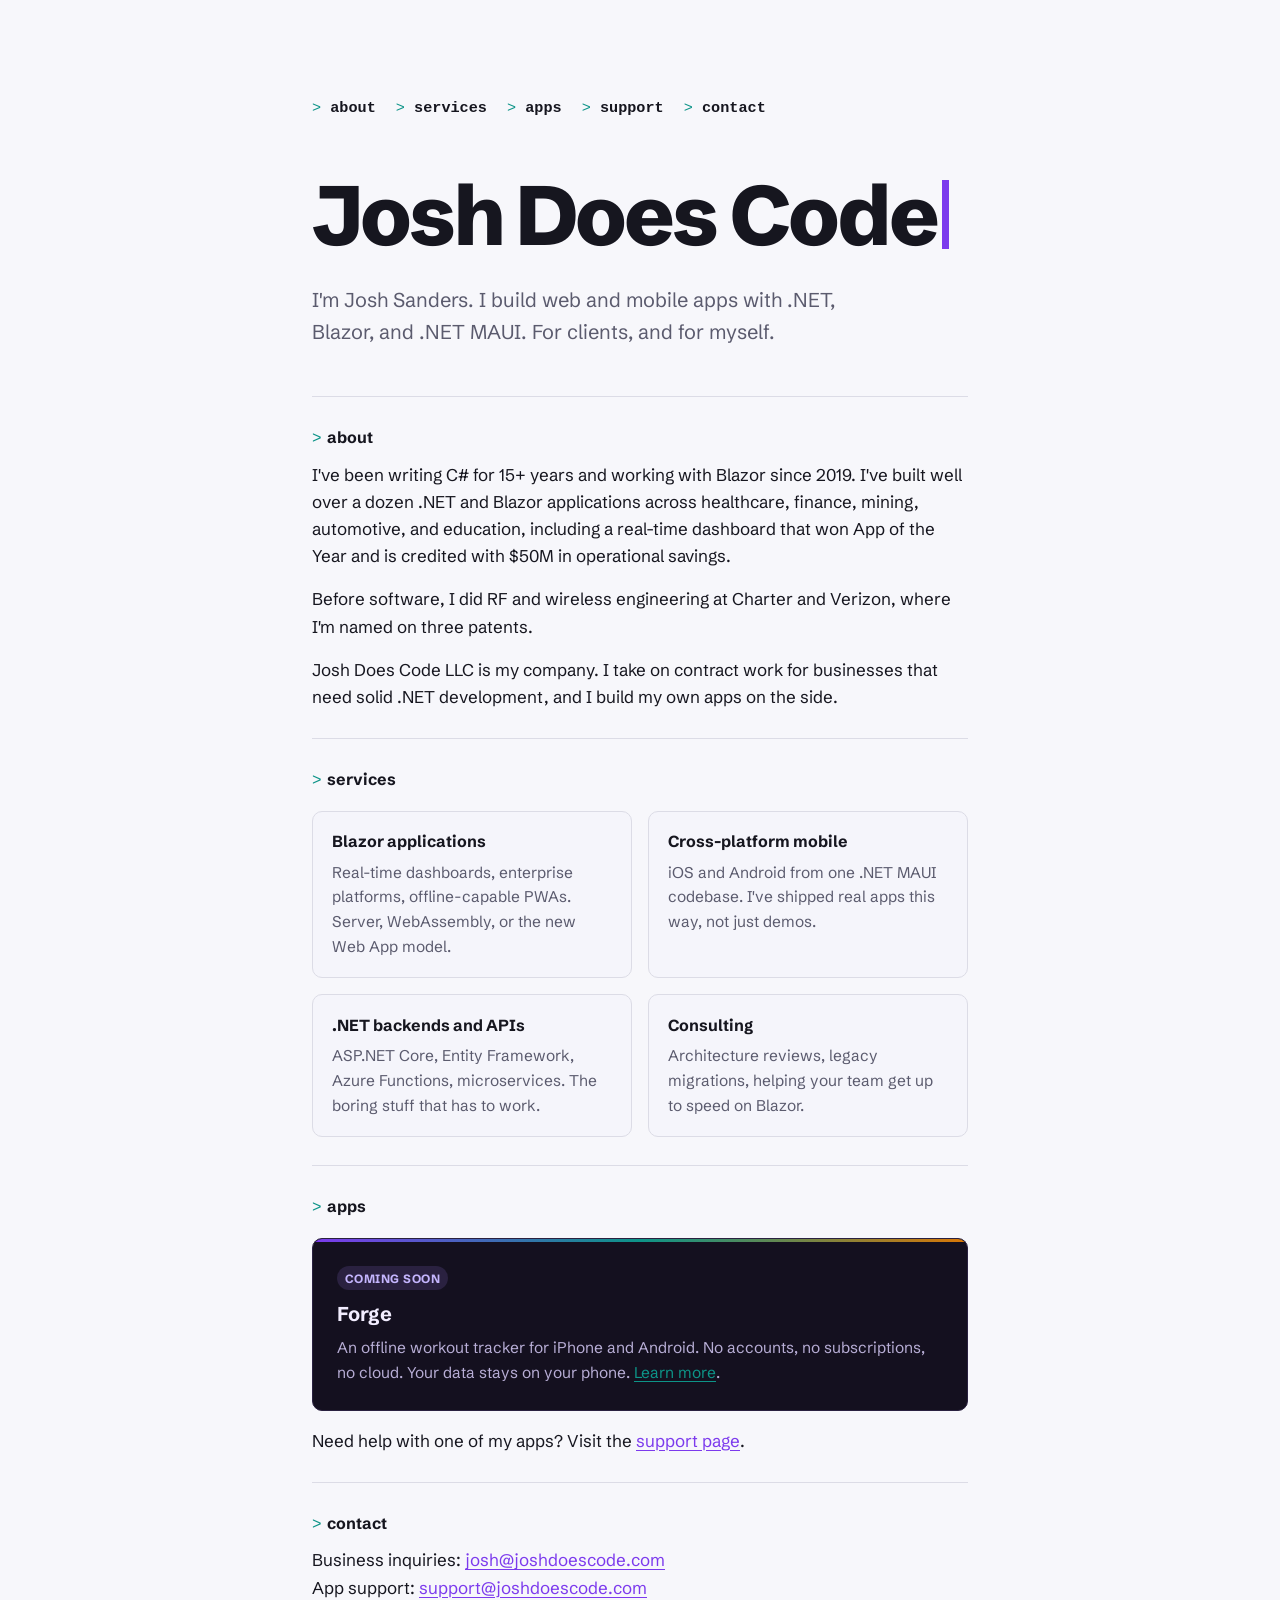
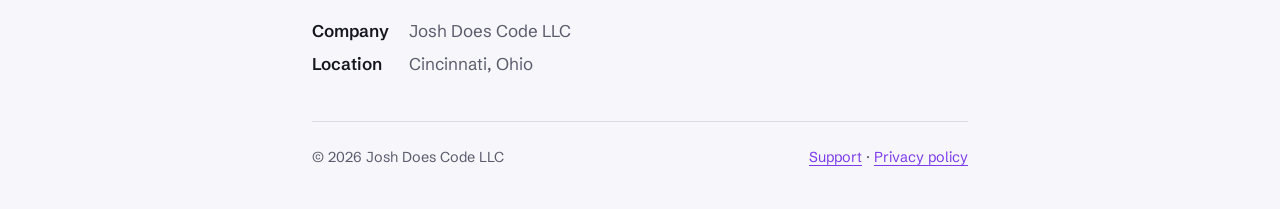
<file: index.html>
<!doctype html>
<html lang="en">
<head>
<meta charset="utf-8">
<meta name="viewport" content="width=device-width, initial-scale=1">
<title>Josh Does Code LLC | .NET, Blazor, and mobile app development</title>
<meta name="description" content="Josh Does Code LLC is a software development company in Cincinnati, Ohio, building web and mobile apps with .NET, Blazor, and .NET MAUI.">
<link rel="preconnect" href="https://fonts.googleapis.com">
<link rel="preconnect" href="https://fonts.gstatic.com" crossorigin>
<link href="https://fonts.googleapis.com/css2?family=Schibsted+Grotesk:wght@400;600;700;800&display=swap" rel="stylesheet">
<link rel="stylesheet" href="style.css">
</head>
<body>
<main class="wrap">
  <nav aria-label="Main">
    <a href="#about">about</a><a href="#services">services</a><a href="#apps">apps</a><a href="support.html">support</a><a href="#contact">contact</a>
  </nav>

  <h1 class="mark">Josh Does Code<span class="caret" aria-hidden="true"></span></h1>
  <p class="lede">I'm Josh Sanders. I build web and mobile apps with .NET, Blazor, and .NET MAUI. For clients, and for myself.</p>

  <section id="about">
    <h2><span class="prompt">></span>about</h2>
    <p>I've been writing C# for 15+ years and working with Blazor since 2019. I've built well over a dozen .NET and Blazor applications across healthcare, finance, mining, automotive, and education, including a real-time dashboard that won App of the Year and is credited with $50M in operational savings.</p>
    <p>Before software, I did RF and wireless engineering at Charter and Verizon, where I'm named on three patents.</p>
    <p>Josh Does Code LLC is my company. I take on contract work for businesses that need solid .NET development, and I build my own apps on the side.</p>
  </section>

  <section id="services">
    <h2><span class="prompt">></span>services</h2>
    <div class="grid">
      <div class="card"><h3>Blazor applications</h3><p>Real-time dashboards, enterprise platforms, offline-capable PWAs. Server, WebAssembly, or the new Web App model.</p></div>
      <div class="card"><h3>Cross-platform mobile</h3><p>iOS and Android from one .NET MAUI codebase. I've shipped real apps this way, not just demos.</p></div>
      <div class="card"><h3>.NET backends and APIs</h3><p>ASP.NET Core, Entity Framework, Azure Functions, microservices. The boring stuff that has to work.</p></div>
      <div class="card"><h3>Consulting</h3><p>Architecture reviews, legacy migrations, helping your team get up to speed on Blazor.</p></div>
    </div>
  </section>

  <section id="apps">
    <h2><span class="prompt">></span>apps</h2>
    <div class="grid">
      <div class="card forge-featured"><span class="tag">Coming soon</span><h3>Forge</h3><p>An offline workout tracker for iPhone and Android. No accounts, no subscriptions, no cloud. Your data stays on your phone. <a href="/forge/">Learn more</a>.</p></div>
    </div>
    <p style="margin-top:1rem">Need help with one of my apps? Visit the <a href="support.html">support page</a>.</p>
  </section>

  <section id="contact">
    <h2><span class="prompt">></span>contact</h2>
    <p>Business inquiries: <a href="mailto:josh@joshdoescode.com">josh@joshdoescode.com</a><br>App support: <a href="mailto:support@joshdoescode.com">support@joshdoescode.com</a></p>
    <dl class="facts">
      <dt>Company</dt><dd>Josh Does Code LLC</dd>
      <dt>Location</dt><dd>Cincinnati, Ohio</dd>
    </dl>
  </section>

  <footer>
    <span>&copy; 2026 Josh Does Code LLC</span>
    <span><a href="support.html">Support</a> &middot; <a href="privacy.html">Privacy policy</a></span>
  </footer>
</main>
</body>
</html>
</file>
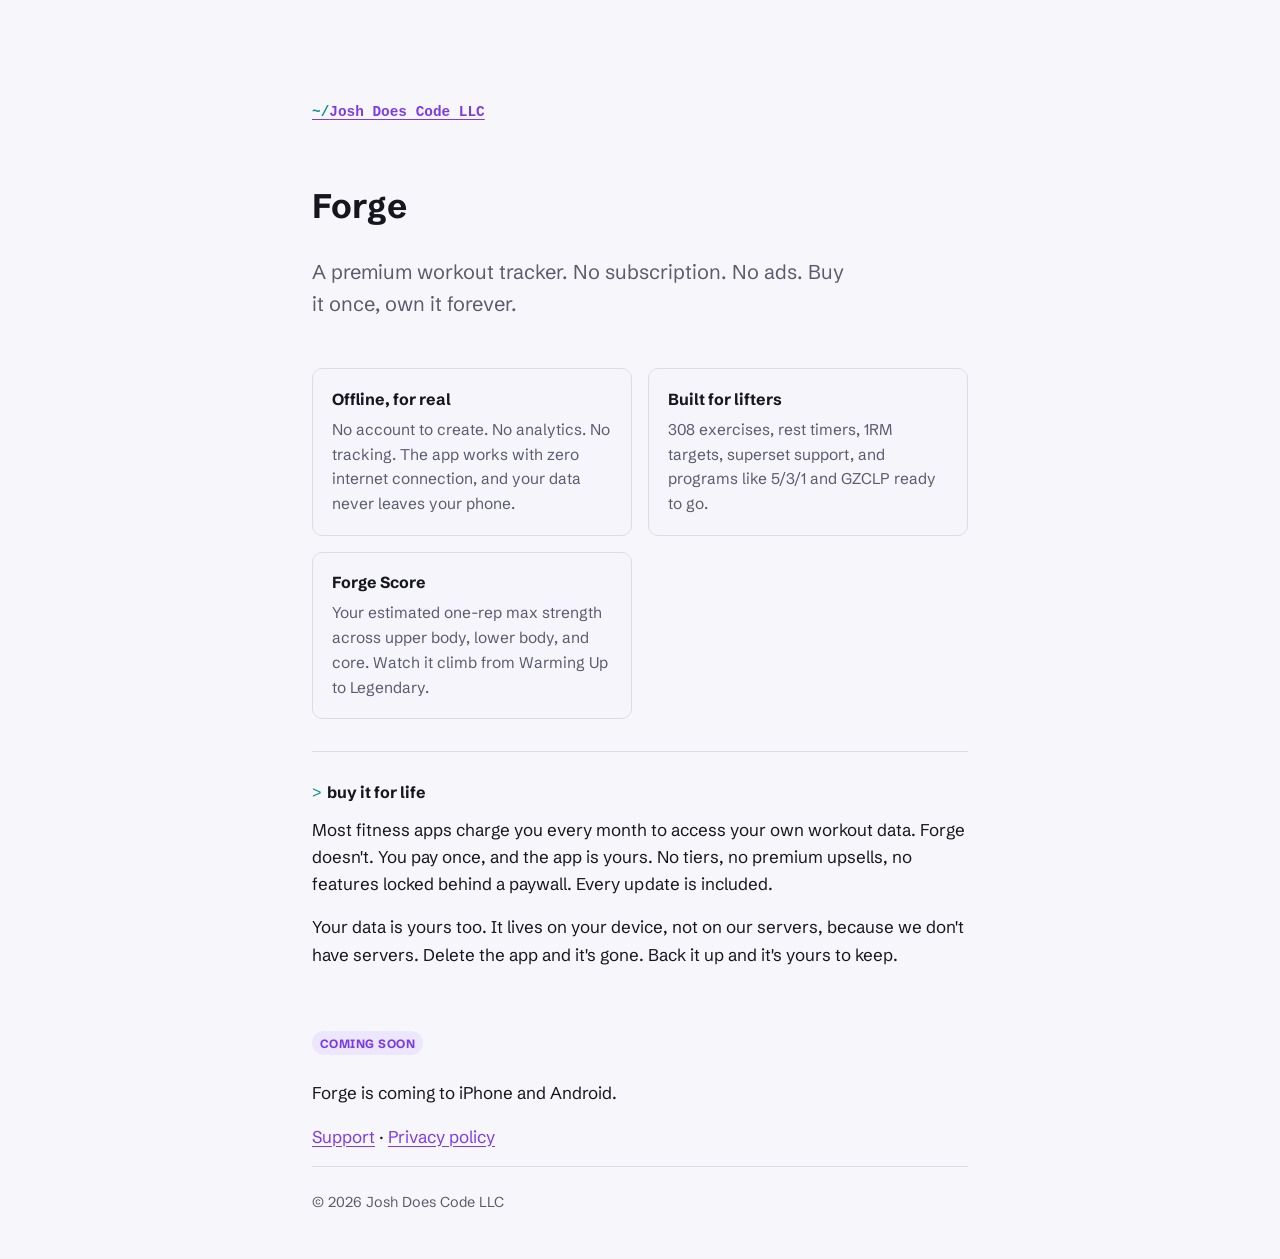
<file: forge/index.html>
<!doctype html>
<html lang="en">
<head>
<meta charset="utf-8">
<meta name="viewport" content="width=device-width, initial-scale=1">
<title>Forge — Offline Workout Tracker</title>
<meta name="description" content="Forge is a premium offline workout tracker for iPhone and Android. No subscription, no ads. Buy it once, own it forever.">
<link rel="preconnect" href="https://fonts.googleapis.com">
<link rel="preconnect" href="https://fonts.gstatic.com" crossorigin>
<link href="https://fonts.googleapis.com/css2?family=Schibsted+Grotesk:wght@400;600;700;800&display=swap" rel="stylesheet">
<link rel="stylesheet" href="../style.css">
</head>
<body>
<main class="wrap">
  <a class="back" href="/">Josh Does Code LLC</a>
  <h1>Forge</h1>
  <p class="lede">A premium workout tracker. No subscription. No ads. Buy it once, own it forever.</p>

  <div class="grid">
    <div class="card"><h3>Offline, for real</h3><p>No account to create. No analytics. No tracking. The app works with zero internet connection, and your data never leaves your phone.</p></div>
    <div class="card"><h3>Built for lifters</h3><p>308 exercises, rest timers, 1RM targets, superset support, and programs like 5/3/1 and GZCLP ready to go.</p></div>
    <div class="card"><h3>Forge Score</h3><p>Your estimated one-rep max strength across upper body, lower body, and core. Watch it climb from Warming Up to Legendary.</p></div>
  </div>

  <section style="margin-top: 2rem">
    <h2><span class="prompt">></span>buy it for life</h2>
    <p>Most fitness apps charge you every month to access your own workout data. Forge doesn't. You pay once, and the app is yours. No tiers, no premium upsells, no features locked behind a paywall. Every update is included.</p>
    <p>Your data is yours too. It lives on your device, not on our servers, because we don't have servers. Delete the app and it's gone. Back it up and it's yours to keep.</p>
  </section>

  <p style="margin-top: 2rem"><span class="tag">Coming soon</span></p>
  <p>Forge is coming to iPhone and Android.</p>
  <p><a href="support.html">Support</a> &middot; <a href="privacy.html">Privacy policy</a></p>

  <footer>
    <span>&copy; 2026 Josh Does Code LLC</span>
  </footer>
</main>
</body>
</html>
</file>
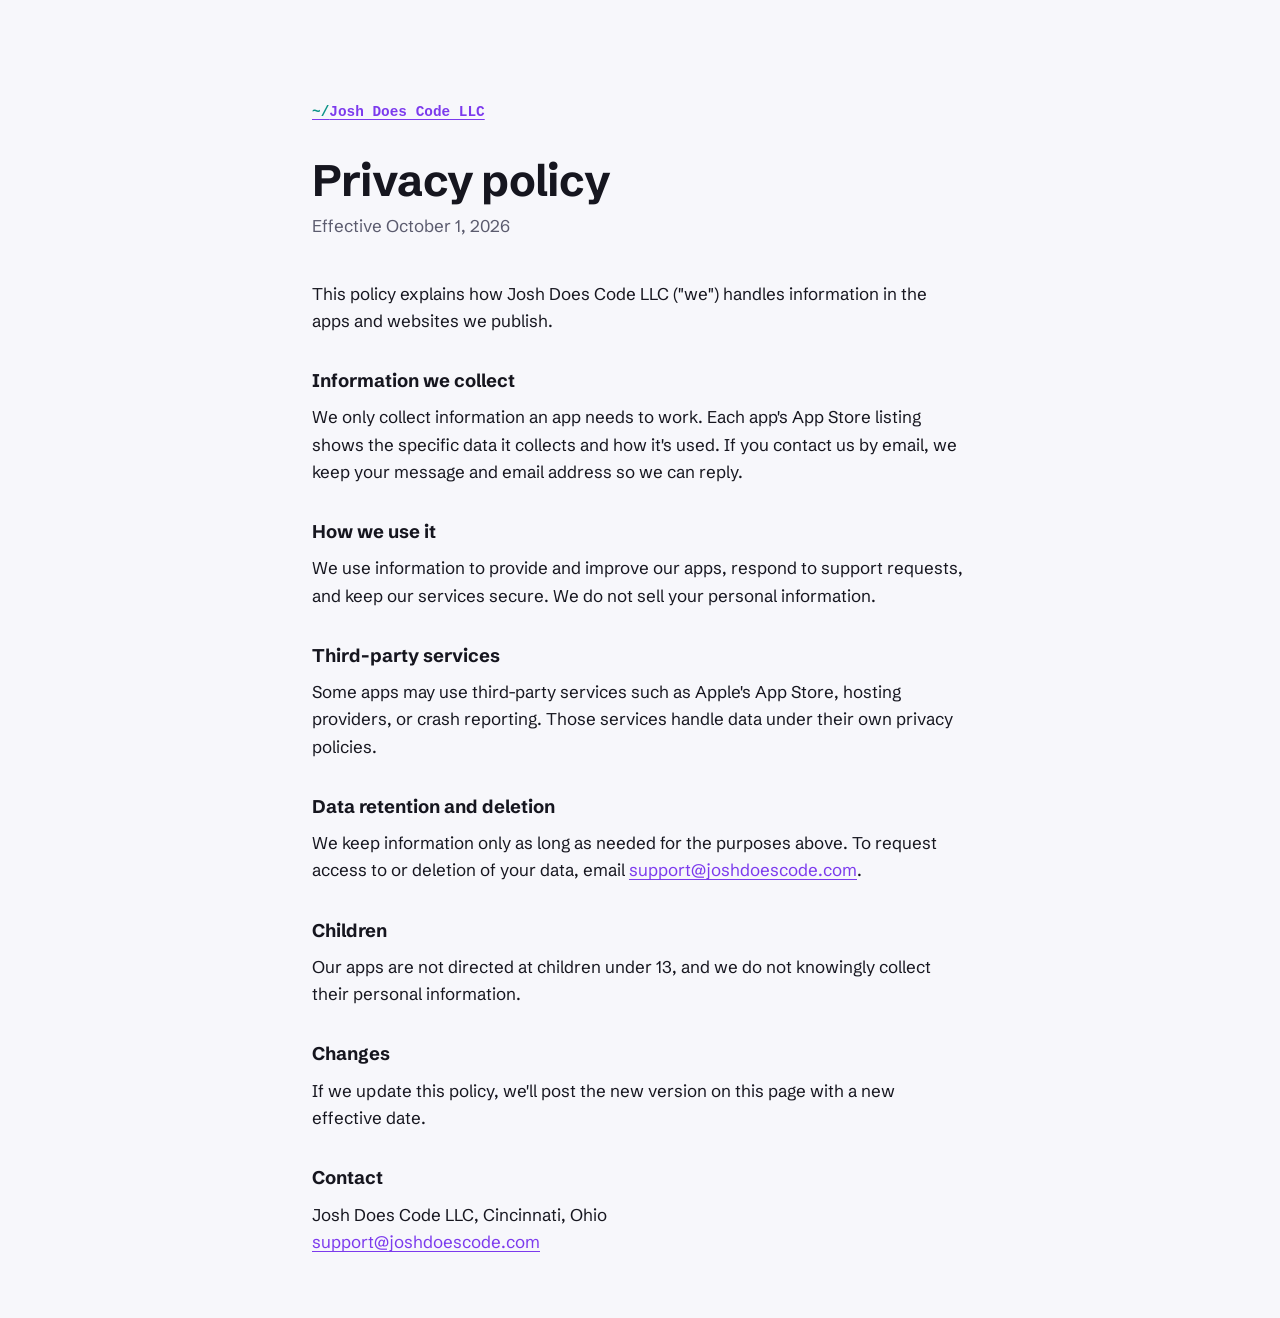
<file: privacy.html>
<!doctype html>
<html lang="en">
<head>
<meta charset="utf-8">
<meta name="viewport" content="width=device-width, initial-scale=1">
<title>Privacy policy | Josh Does Code LLC</title>
<link rel="preconnect" href="https://fonts.googleapis.com">
<link rel="preconnect" href="https://fonts.gstatic.com" crossorigin>
<link href="https://fonts.googleapis.com/css2?family=Schibsted+Grotesk:wght@400;600;700;800&display=swap" rel="stylesheet">
<link rel="stylesheet" href="style.css">
</head>
<body>
<main class="wrap doc">
  <a class="back" href="/">Josh Does Code LLC</a>
  <h1>Privacy policy</h1>
  <p class="date">Effective October 1, 2026</p>

  <p>This policy explains how Josh Does Code LLC ("we") handles information in the apps and websites we publish.</p>

  <h2>Information we collect</h2>
  <p>We only collect information an app needs to work. Each app's App Store listing shows the specific data it collects and how it's used. If you contact us by email, we keep your message and email address so we can reply.</p>

  <h2>How we use it</h2>
  <p>We use information to provide and improve our apps, respond to support requests, and keep our services secure. We do not sell your personal information.</p>

  <h2>Third-party services</h2>
  <p>Some apps may use third-party services such as Apple's App Store, hosting providers, or crash reporting. Those services handle data under their own privacy policies.</p>

  <h2>Data retention and deletion</h2>
  <p>We keep information only as long as needed for the purposes above. To request access to or deletion of your data, email <a href="mailto:support@joshdoescode.com">support@joshdoescode.com</a>.</p>

  <h2>Children</h2>
  <p>Our apps are not directed at children under 13, and we do not knowingly collect their personal information.</p>

  <h2>Changes</h2>
  <p>If we update this policy, we'll post the new version on this page with a new effective date.</p>

  <h2>Contact</h2>
  <p>Josh Does Code LLC, Cincinnati, Ohio<br><a href="mailto:support@joshdoescode.com">support@joshdoescode.com</a></p>
</main>
</body>
</html>
</file>
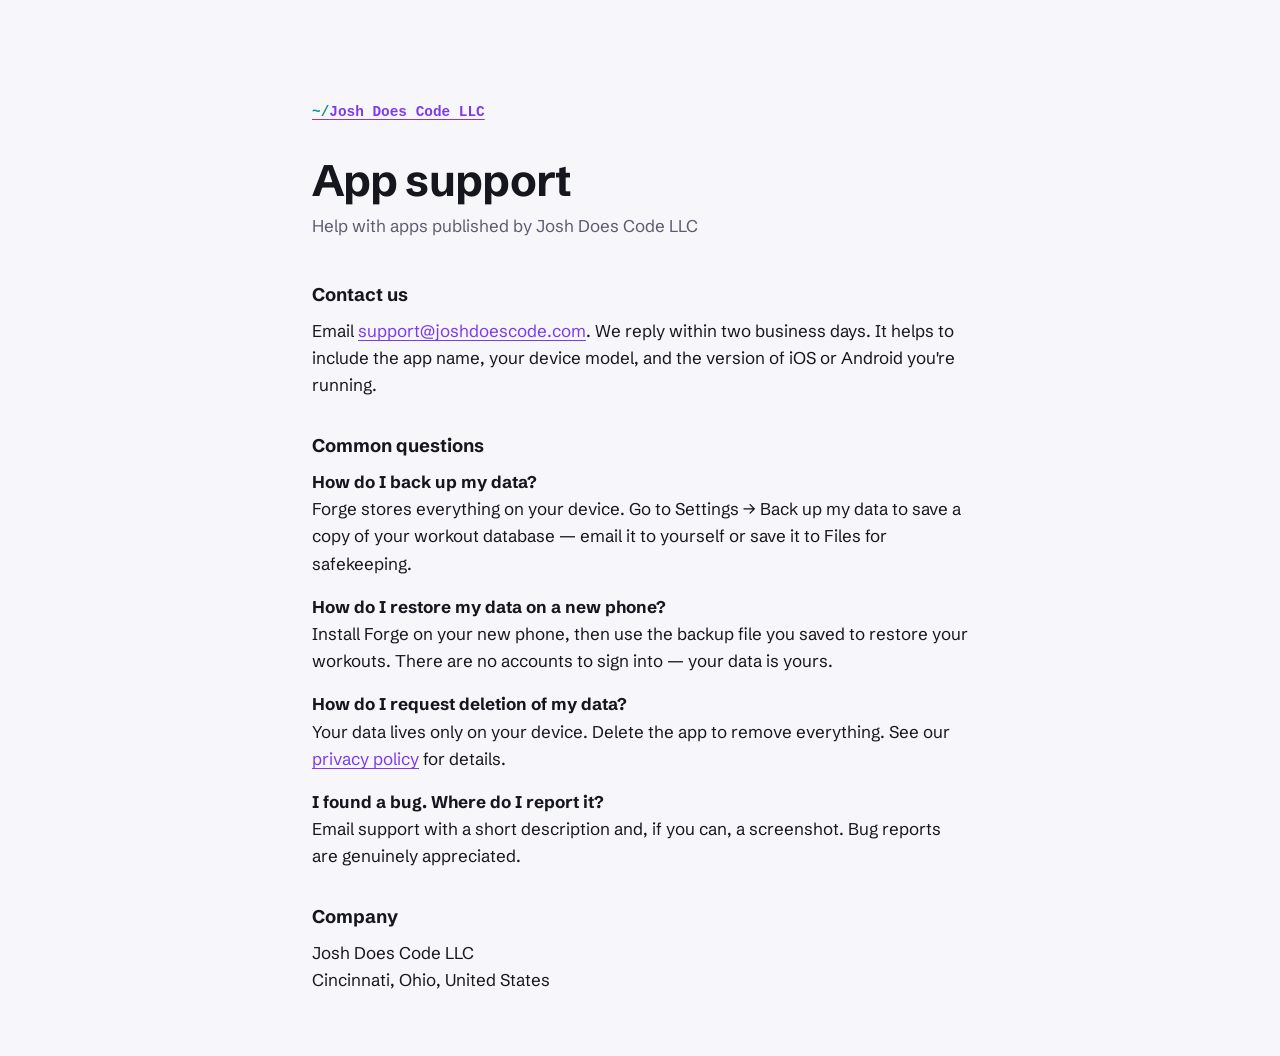
<file: support.html>
<!doctype html>
<html lang="en">
<head>
<meta charset="utf-8">
<meta name="viewport" content="width=device-width, initial-scale=1">
<title>Support | Josh Does Code LLC</title>
<link rel="preconnect" href="https://fonts.googleapis.com">
<link rel="preconnect" href="https://fonts.gstatic.com" crossorigin>
<link href="https://fonts.googleapis.com/css2?family=Schibsted+Grotesk:wght@400;600;700;800&display=swap" rel="stylesheet">
<link rel="stylesheet" href="style.css">
</head>
<body>
<main class="wrap doc">
  <a class="back" href="/">Josh Does Code LLC</a>
  <h1>App support</h1>
  <p class="date">Help with apps published by Josh Does Code LLC</p>

  <h2>Contact us</h2>
  <p>Email <a href="mailto:support@joshdoescode.com">support@joshdoescode.com</a>. We reply within two business days. It helps to include the app name, your device model, and the version of iOS or Android you're running.</p>

  <h2>Common questions</h2>
  <p><strong>How do I back up my data?</strong><br>Forge stores everything on your device. Go to Settings &rarr; Back up my data to save a copy of your workout database &mdash; email it to yourself or save it to Files for safekeeping.</p>
  <p><strong>How do I restore my data on a new phone?</strong><br>Install Forge on your new phone, then use the backup file you saved to restore your workouts. There are no accounts to sign into &mdash; your data is yours.</p>
  <p><strong>How do I request deletion of my data?</strong><br>Your data lives only on your device. Delete the app to remove everything. See our <a href="privacy.html">privacy policy</a> for details.</p>
  <p><strong>I found a bug. Where do I report it?</strong><br>Email support with a short description and, if you can, a screenshot. Bug reports are genuinely appreciated.</p>

  <h2>Company</h2>
  <p>Josh Does Code LLC<br>Cincinnati, Ohio, United States</p>
</main>
</body>
</html>
</file>
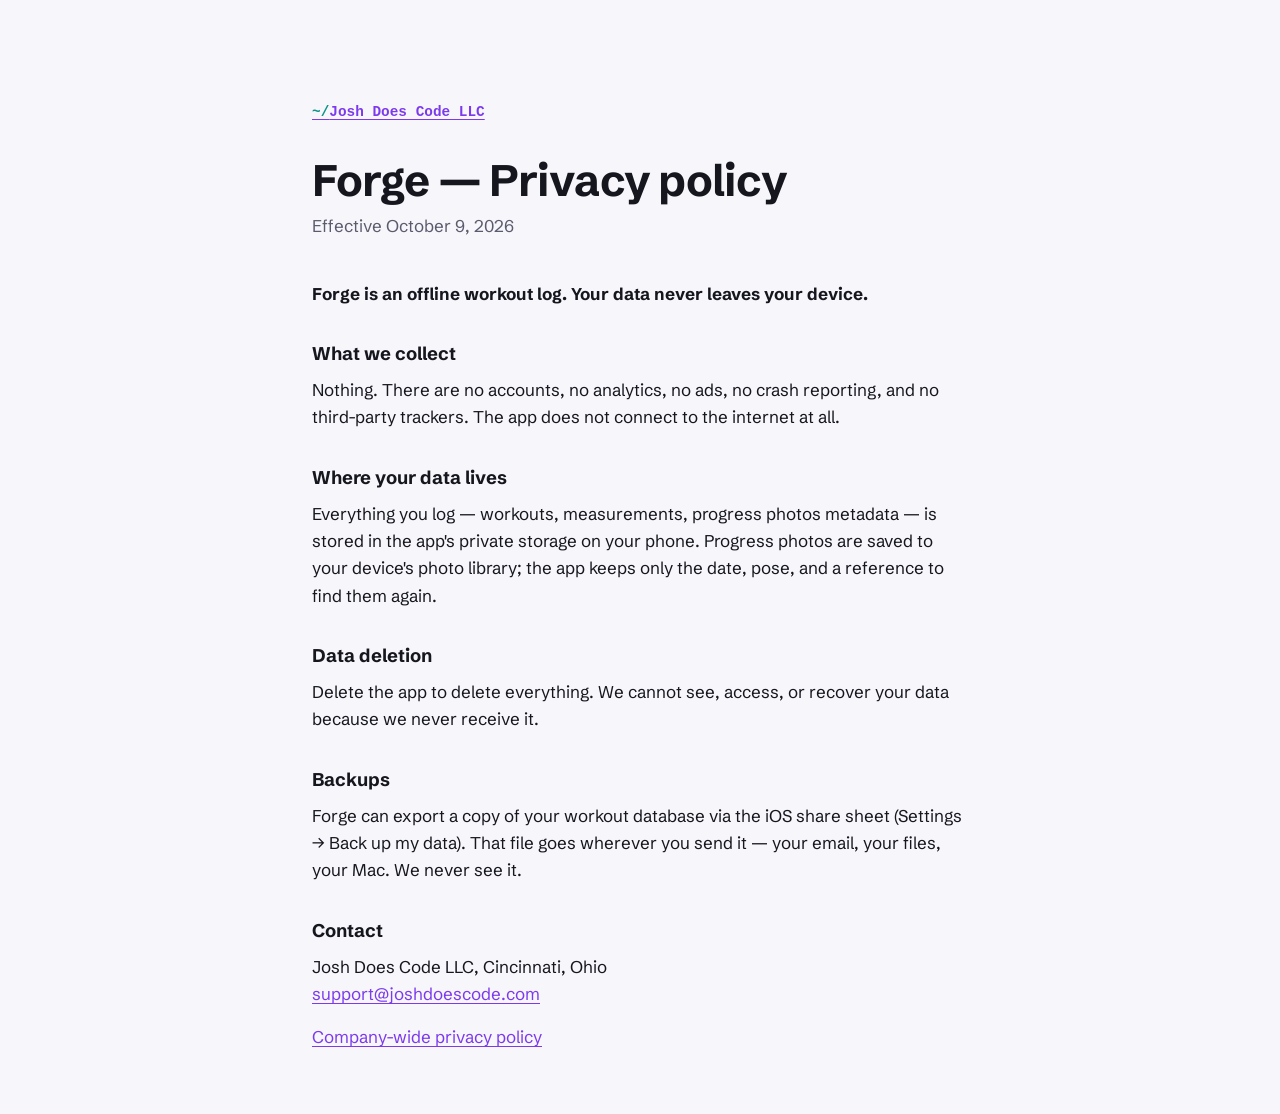
<file: forge/privacy.html>
<!doctype html>
<html lang="en">
<head>
<meta charset="utf-8">
<meta name="viewport" content="width=device-width, initial-scale=1">
<title>Privacy policy — Forge</title>
<link rel="preconnect" href="https://fonts.googleapis.com">
<link rel="preconnect" href="https://fonts.gstatic.com" crossorigin>
<link href="https://fonts.googleapis.com/css2?family=Schibsted+Grotesk:wght@400;600;700;800&display=swap" rel="stylesheet">
<link rel="stylesheet" href="../style.css">
</head>
<body>
<main class="wrap doc">
  <a class="back" href="/">Josh Does Code LLC</a>
  <h1>Forge — Privacy policy</h1>
  <p class="date">Effective October 9, 2026</p>

  <p><strong>Forge is an offline workout log. Your data never leaves your device.</strong></p>

  <h2>What we collect</h2>
  <p>Nothing. There are no accounts, no analytics, no ads, no crash reporting, and no third-party trackers. The app does not connect to the internet at all.</p>

  <h2>Where your data lives</h2>
  <p>Everything you log — workouts, measurements, progress photos metadata — is stored in the app's private storage on your phone. Progress photos are saved to your device's photo library; the app keeps only the date, pose, and a reference to find them again.</p>

  <h2>Data deletion</h2>
  <p>Delete the app to delete everything. We cannot see, access, or recover your data because we never receive it.</p>

  <h2>Backups</h2>
  <p>Forge can export a copy of your workout database via the iOS share sheet (Settings &rarr; Back up my data). That file goes wherever you send it — your email, your files, your Mac. We never see it.</p>

  <h2>Contact</h2>
  <p>Josh Does Code LLC, Cincinnati, Ohio<br><a href="mailto:support@joshdoescode.com">support@joshdoescode.com</a></p>

  <p><a href="../privacy.html">Company-wide privacy policy</a></p>
</main>
</body>
</html>
</file>
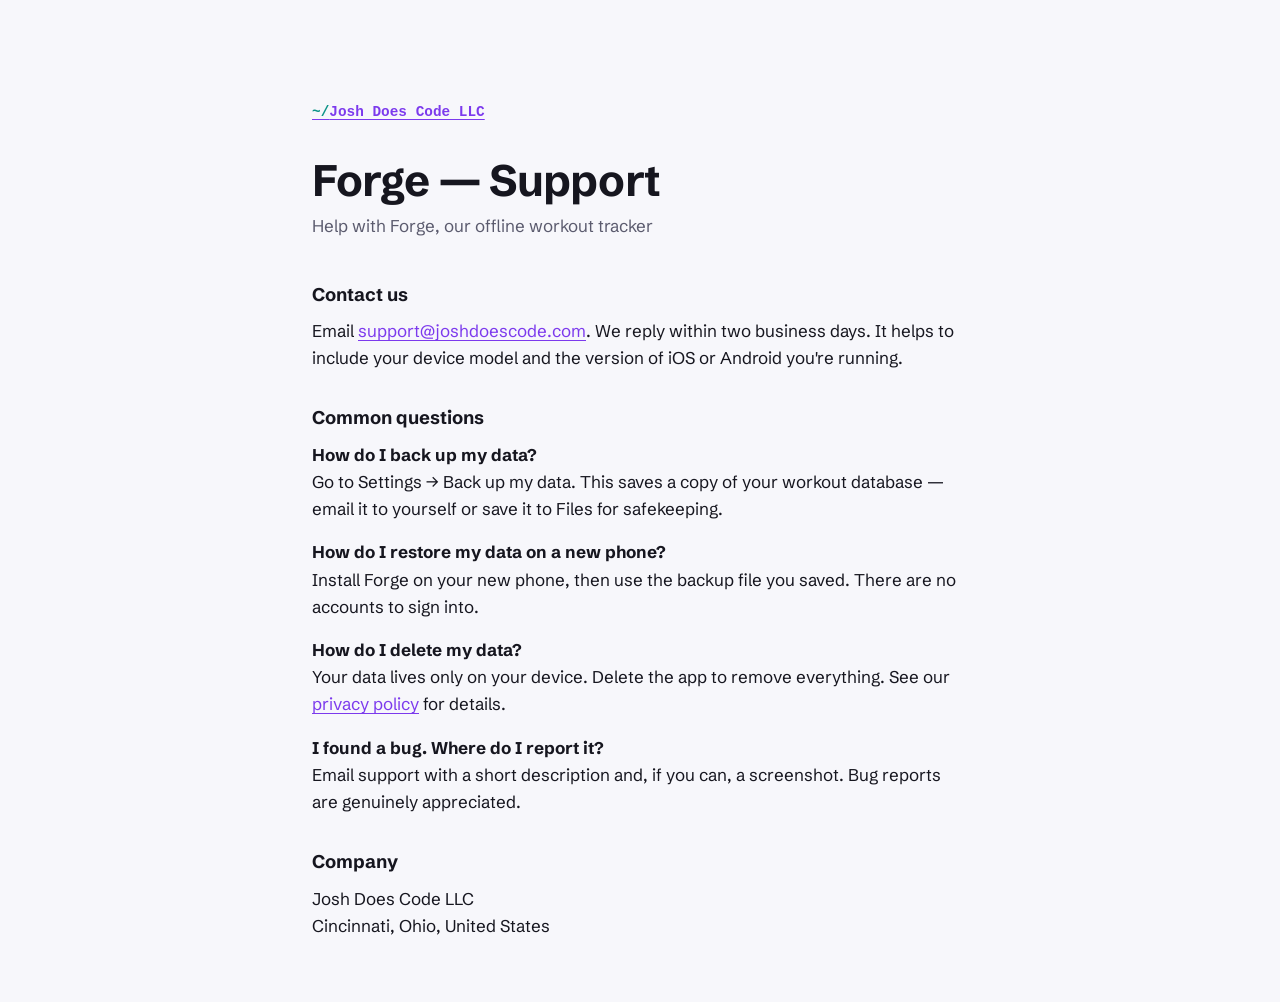
<file: forge/support.html>
<!doctype html>
<html lang="en">
<head>
<meta charset="utf-8">
<meta name="viewport" content="width=device-width, initial-scale=1">
<title>Support — Forge</title>
<link rel="preconnect" href="https://fonts.googleapis.com">
<link rel="preconnect" href="https://fonts.gstatic.com" crossorigin>
<link href="https://fonts.googleapis.com/css2?family=Schibsted+Grotesk:wght@400;600;700;800&display=swap" rel="stylesheet">
<link rel="stylesheet" href="../style.css">
</head>
<body>
<main class="wrap doc">
  <a class="back" href="/">Josh Does Code LLC</a>
  <h1>Forge — Support</h1>
  <p class="date">Help with Forge, our offline workout tracker</p>

  <h2>Contact us</h2>
  <p>Email <a href="mailto:support@joshdoescode.com">support@joshdoescode.com</a>. We reply within two business days. It helps to include your device model and the version of iOS or Android you're running.</p>

  <h2>Common questions</h2>
  <p><strong>How do I back up my data?</strong><br>Go to Settings &rarr; Back up my data. This saves a copy of your workout database — email it to yourself or save it to Files for safekeeping.</p>
  <p><strong>How do I restore my data on a new phone?</strong><br>Install Forge on your new phone, then use the backup file you saved. There are no accounts to sign into.</p>
  <p><strong>How do I delete my data?</strong><br>Your data lives only on your device. Delete the app to remove everything. See our <a href="privacy.html">privacy policy</a> for details.</p>
  <p><strong>I found a bug. Where do I report it?</strong><br>Email support with a short description and, if you can, a screenshot. Bug reports are genuinely appreciated.</p>

  <h2>Company</h2>
  <p>Josh Does Code LLC<br>Cincinnati, Ohio, United States</p>
</main>
</body>
</html>
</file>
<file: style.css>
:root{
  --bg:#F7F7FB;
  --ink:#16161F;
  --muted:#5B5B6E;
  --line:#DCDCE6;
  --accent:#7C3AED;
  --accent-soft:#ECE7FC;
  --teal:#0D9488;
  --teal-soft:#D9F5F1;
  --amber:#D97706;
  --amber-soft:#FEF3DC;
  --forge-bg:#14101F;
  --forge-ink:#F2EDFF;
  --forge-muted:#B8AED6;
}
@media (prefers-color-scheme:dark){
  :root{
    --bg:#121218;
    --ink:#EDEDF3;
    --muted:#A0A0B4;
    --line:#2A2A36;
    --accent:#9C85F5;
    --accent-soft:#221C3A;
    --teal:#2DD4BF;
    --teal-soft:#0F2E2B;
    --amber:#FBBF24;
    --amber-soft:#33230A;
  }
}
*{box-sizing:border-box}
html{-webkit-text-size-adjust:100%}
body{margin:0;background:var(--bg);color:var(--ink);font-family:"Schibsted Grotesk",system-ui,-apple-system,"Segoe UI",sans-serif;font-size:1.0625rem;line-height:1.6}
.wrap{max-width:44rem;margin:0 auto;padding:clamp(2.5rem,8vw,6rem) 1.5rem 3rem}
a{color:var(--accent);text-underline-offset:.2em}
a:focus-visible{outline:2px solid var(--accent);outline-offset:3px;border-radius:2px}
.mark{font-weight:800;font-size:clamp(2.75rem,10vw,5.25rem);line-height:.95;letter-spacing:-.035em;margin:0 0 1.75rem}
.mark .caret{display:inline-block;width:.09em;height:.82em;background:var(--accent);margin-left:.06em;vertical-align:-.04em;animation:blink 1.1s steps(1) infinite}
@keyframes blink{50%{opacity:0}}
@media (prefers-reduced-motion:reduce){.mark .caret{animation:none}}
.lede{font-size:1.25rem;color:var(--muted);max-width:34rem;margin:0 0 3rem}
section{border-top:1px solid var(--line);padding:1.75rem 0}
h2{font-size:1rem;font-weight:700;margin:0 0 .5rem}
h2 .prompt{font-family:ui-monospace,SFMono-Regular,Menlo,Consolas,monospace;color:var(--teal);font-weight:400;margin-right:.35em}
p{margin:0 0 1rem}
section p:last-child{margin-bottom:0}
footer{border-top:1px solid var(--line);padding-top:1.5rem;margin-top:1rem;font-size:.9rem;color:var(--muted);display:flex;flex-wrap:wrap;gap:.5rem 1.5rem;justify-content:space-between}
.doc h1{font-size:clamp(2rem,6vw,2.75rem);letter-spacing:-.02em;line-height:1.1;margin:0 0 .5rem}
.doc .date{color:var(--muted);margin-bottom:2.5rem}
.doc h2{font-size:1.15rem;margin-top:2rem}
.back{display:inline-block;margin-bottom:2rem;font-weight:600;font-family:ui-monospace,SFMono-Regular,Menlo,Consolas,monospace;font-size:.9rem}
.back::before{content:"~/";color:var(--teal)}
nav{display:flex;flex-wrap:wrap;gap:.25rem 1.25rem;margin-bottom:clamp(2rem,6vw,3.5rem);font-weight:600;font-size:.95rem;font-family:ui-monospace,SFMono-Regular,Menlo,Consolas,monospace}
nav a{color:var(--ink);text-decoration:none}
nav a:hover{color:var(--accent)}
nav a::before{content:"> ";color:var(--teal);font-weight:400}
.grid{display:grid;grid-template-columns:repeat(auto-fit,minmax(14rem,1fr));gap:1rem;margin-top:1rem}
.card{border:1px solid var(--line);border-radius:10px;padding:1.1rem 1.2rem;background:color-mix(in srgb,var(--bg) 85%,var(--accent-soft))}
.card h3{margin:0 0 .35rem;font-size:1rem}
.card p{margin:0;color:var(--muted);font-size:.97rem}
.tag{display:inline-block;font-size:.75rem;font-weight:700;letter-spacing:.04em;text-transform:uppercase;color:var(--accent);background:var(--accent-soft);padding:.15rem .5rem;border-radius:999px;margin-bottom:.5rem}
/* Featured Forge card — dark, branded */
.card.forge-featured{
  background:var(--forge-bg);
  border:1px solid #2A2140;
  color:var(--forge-ink);
  grid-column:1/-1;
  padding:1.5rem;
  position:relative;
  overflow:hidden;
}
.card.forge-featured::before{
  content:"";
  position:absolute;
  top:0;left:0;right:0;
  height:3px;
  background:linear-gradient(90deg,var(--accent),var(--teal),var(--amber));
}
.card.forge-featured h3{color:var(--forge-ink);font-size:1.25rem}
.card.forge-featured p{color:var(--forge-muted)}
.card.forge-featured a{color:var(--teal)}
.card.forge-featured .tag{background:#2A2140;color:#C4B5FD}
dl.facts{display:grid;grid-template-columns:max-content 1fr;gap:.35rem 1.25rem;margin:0}
dl.facts dt{font-weight:600}
dl.facts dd{margin:0;color:var(--muted)}
</file>
